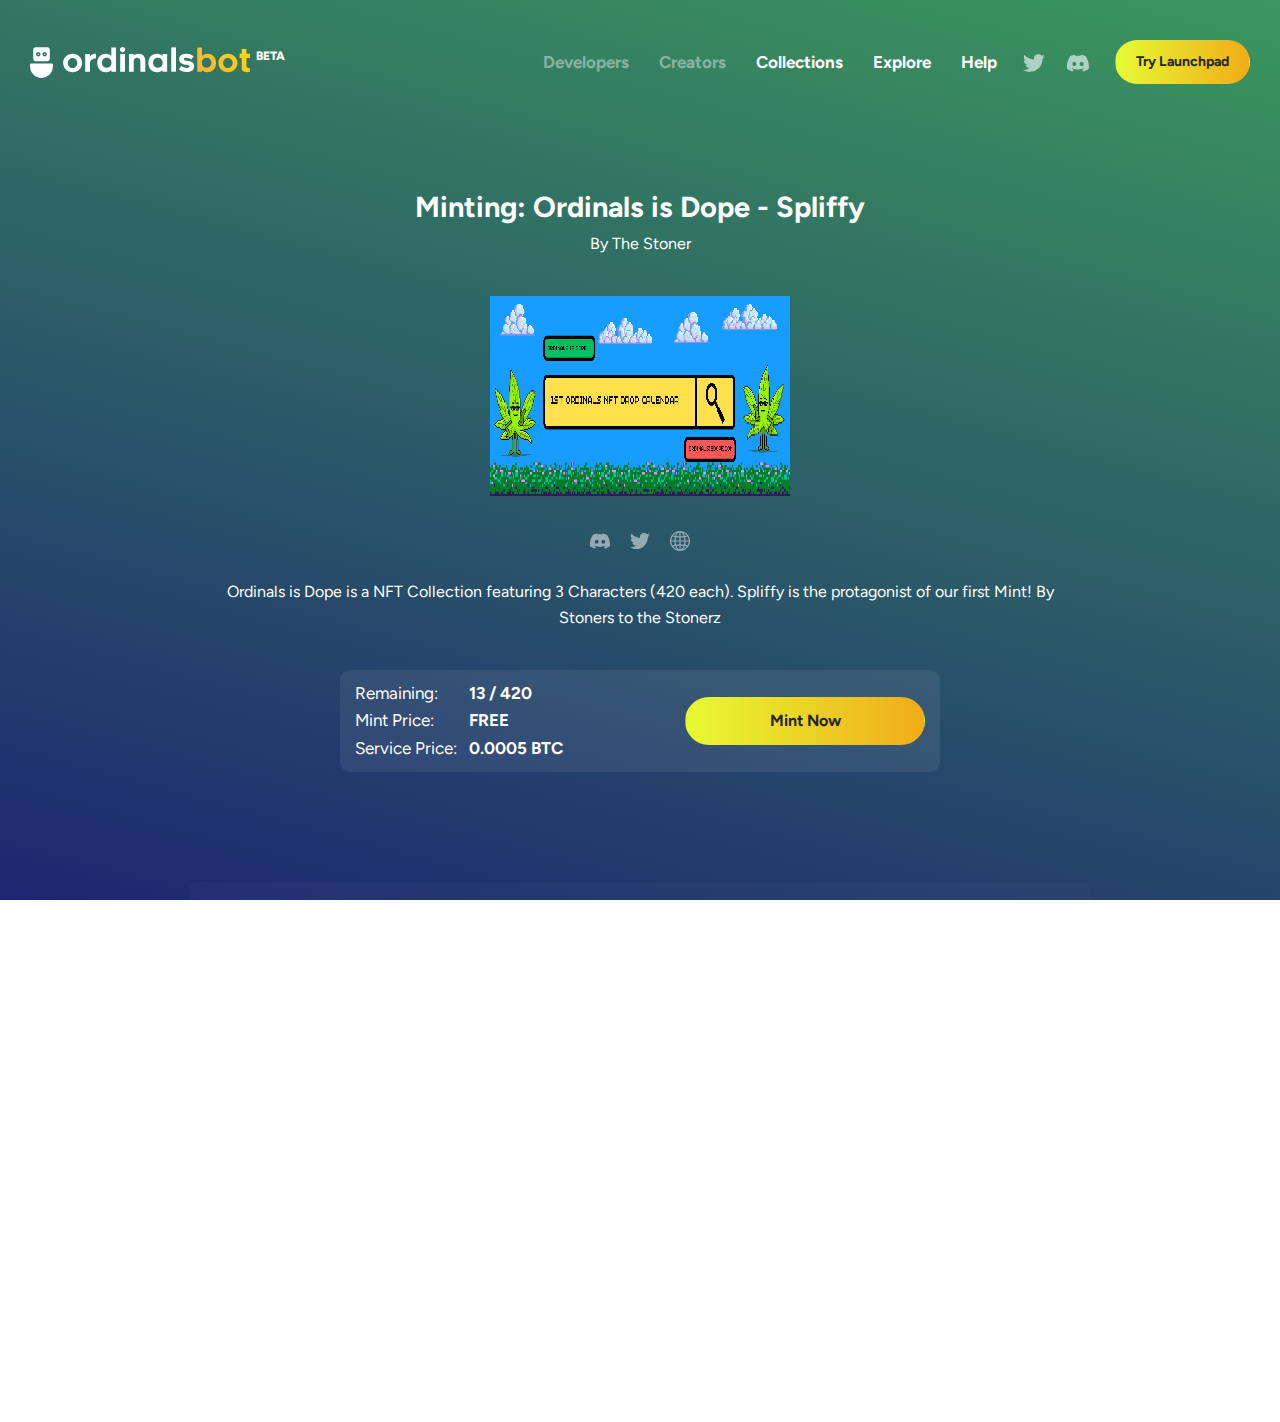
<file: OrdinalsBot.html>
<!DOCTYPE html>
<!-- saved from url=(0038)http://127.0.0.1:5500/OrdinalsBot.html -->
<html><head><meta http-equiv="Content-Type" content="text/html; charset=UTF-8">
  
  <meta name="viewport" content="minimum-scale=1, initial-scale=1, width=device-width, shrink-to-fit=no, viewport-fit=cover">
  <meta name="application-name" content="OrdinalsBot">
  <meta name="apple-mobile-web-app-capable" content="yes">
  <meta name="apple-mobile-web-app-status-bar-style" content="default">
  <meta name="apple-mobile-web-app-title" content="OrdinalsBot">
  <meta name="format-detection" content="telephone=no">
  <meta name="mobile-web-app-capable" content="yes">
  <meta name="theme-color" content="#FFFFFF">
  <link rel="shortcut icon" href="https://ordinalsbot.com/favicon.png">
  <link rel="manifest" href="https://ordinalsbot.com/manifest.json">
  <meta name="description" content="We make it easy to inscribe ordinals. Like, really easy.">
  <meta name="twitter:card" content="summary_large_image">
  <meta name="twitter:creator" content="@OrdinalsBot">
  <meta property="og:description" content="We make it easy to inscribe ordinals. Like, really easy.">
  <meta property="og:url" content="https://ordinalsbot.com">
  <meta property="og:type" content="website">
  <meta property="og:image:alt" content="ordinalsbot.com">
  <meta property="og:image:width" content="1200">
  <meta property="og:image:height" content="630">
  <meta property="og:site_name" content="OrdinalsBot">
  <meta name="robots" content="index,follow">
  <meta property="og:title" content="OrdinalsBot">
  <script async="" src="./OrdinalsBot_files/js"></script>
  <script>
    window.dataLayer = window.dataLayer || [];
    function gtag() { dataLayer.push(arguments); }
    gtag('js', new Date());
    gtag('config', 'G-YD5MFT2LM9');
  </script>
  <title>OrdinalsBot</title>
  <meta property="og:image" name="og-image" content="https://ordinalsbot.s3.us-west-2.amazonaws.com/f9f0bd81-b3c8-4c24-90a5-504230089511_1.png">
  <meta name="next-head-count" content="27">
  <link rel="preload" href="./OrdinalsBot_files/cbae8807f2b4aab0.css" as="style">
  <link rel="stylesheet" href="./OrdinalsBot_files/cbae8807f2b4aab0.css" data-n-g=""><noscript data-n-css=""></noscript>
  <script defer="" nomodule="" src="./OrdinalsBot_files/polyfills-c67a75d1b6f99dc8.js.下载"></script>
  <script src="./OrdinalsBot_files/webpack-3e022a1a1f6040ad.js.下载" defer=""></script>
  <script src="./OrdinalsBot_files/framework-114634acb84f8baa.js.下载" defer=""></script>
  <script src="./OrdinalsBot_files/main-ee0cf4b7f81d7c24.js.下载" defer=""></script>
  <script src="./OrdinalsBot_files/_app-084ef4e932de78f0.js.下载" defer=""></script>
  <script src="./OrdinalsBot_files/243-ba81f84104695c38.js.下载" defer=""></script>
  <script src="./OrdinalsBot_files/426-0097e2325c1f2746.js.下载" defer=""></script>
  <script src="./OrdinalsBot_files/653-7431c5a30e3edbdb.js.下载" defer=""></script>
  <script src="./OrdinalsBot_files/[slug]-a8e62026db7a5072.js.下载" defer=""></script>
  <script src="./OrdinalsBot_files/_buildManifest.js.下载" defer=""></script>
  <script src="./OrdinalsBot_files/_ssgManifest.js.下载" defer=""></script>
  <link as="script" rel="prefetch" href="./OrdinalsBot_files/286-2be77face836ede3.js.下载">
  <link as="script" rel="prefetch" href="./OrdinalsBot_files/721-7eeae855f06a454f.js.下载">
  <link as="script" rel="prefetch" href="./OrdinalsBot_files/index-0515f89a8dfe2c82.js.下载">
  <link as="script" rel="prefetch" href="./OrdinalsBot_files/collections-4c6946637229ce89.js.下载">
  <link as="script" rel="prefetch" href="./OrdinalsBot_files/explorer-8b6ebe90df956b4c.js.下载">
  <link as="script" rel="prefetch" href="./OrdinalsBot_files/faq-f592035c5b170d50.js.下载">
  <link as="script" rel="prefetch" href="./OrdinalsBot_files/230-e8019ab49d5c04ba.js.下载">
  <link as="script" rel="prefetch" href="./OrdinalsBot_files/launchpad-bdc629059860dbac.js.下载">
  <link as="script" rel="prefetch" href="./OrdinalsBot_files/orders-97cda333b0b9d41e.js.下载">
</head>

<body>
  <div id="__next">
    <div id="app">
      <div id="header">
        <div class="header-content"><span class="logo-wrapper"><a href="./OrdinalsBot.html"><img src="./OrdinalsBot_files/logo.17489555.svg" alt="OrdinalsBot" class="logo"></a><span class="logo-tag">beta</span></span><input type="checkbox" name="toggle" id="toggle"><label id="burger" for="toggle"><svg class="icon" version="1.1" xmlns="http://www.w3.org/2000/svg" viewBox="0 0 30 30" xml:space="preserve">
              <path d="M2.4,17.4C1.1,17.4,0,16.3,0,15s1.1-2.4,2.4-2.4h25.3c1.3,0,2.4,1.1,2.4,2.4s-1.1,2.4-2.4,2.4H2.4z" fill="currentColor"></path>
              <path d="M2.4,6.3C1.1,6.3,0,5.3,0,3.9s1.1-2.4,2.4-2.4h25.3c1.3,0,2.4,1.1,2.4,2.4s-1.1,2.4-2.4,2.4H2.4z" fill="currentColor"></path>
              <path d="M2.4,28.4c-1.3,0-2.4-1.1-2.4-2.4s1.1-2.4,2.4-2.4h25.3c1.3,0,2.4,1.1,2.4,2.4s-1.1,2.4-2.4,2.4H2.4z" fill="currentColor"></path>
            </svg></label>
          <ul class="main-nav">
            <li><a class="coming-soon" data-tooltip="Coming Soon" data-flow="up"><span>Developers</span></a></li>
            <li><a class="coming-soon" data-tooltip="Coming Soon" data-flow="up"><span>Creators</span></a></li>
            <li><a href="https://ordinalsbot.com/collections">Collections</a></li>
            <li><a href="https://ordinalsbot.com/explorer">Explore</a></li>
            <li><a href="https://ordinalsbot.com/faq">Help</a></li>
            <li class="icon-link"><a href="https://twitter.com/ordinalsbot" target="_blank"><svg class="icon" version="1.1" xmlns="http://www.w3.org/2000/svg" viewBox="0 0 30 30" xml:space="preserve">
                  <path d="M30,5.7c-1.1,0.5-2.3,0.8-3.5,1c1.3-0.8,2.2-2,2.7-3.4C28,4,26.7,4.5,25.3,4.8c-1.1-1.2-2.7-1.9-4.5-1.9 c-3.4,0-6.1,2.8-6.1,6.2c0,0.5,0,1,0.1,1.4C9.7,10.1,5.1,7.7,2.1,3.9C1.6,4.9,1.2,5.9,1.2,7c0,2.1,1.1,4,2.7,5.1c-1,0-2-0.3-2.8-0.8 c0,0,0,0,0,0.1c0,3,2.1,5.5,4.9,6c-0.5,0.1-1,0.2-1.6,0.2c-0.4,0-0.8,0-1.2-0.1c0.8,2.4,3.1,4.2,5.7,4.3c-2.1,1.6-4.7,2.6-7.6,2.6 c-0.5,0-1,0-1.5-0.1c2.7,1.8,6,2.8,9.4,2.8c11.3,0,17.5-9.4,17.5-17.5c0-0.3,0-0.5,0-0.8C28.1,8,29.2,6.9,30,5.7z" fill="currentColor"></path>
                </svg></a></li>
            <li class="icon-link"><a href="https://discord.com/invite/7Wm9Jg8MkW" target="_blank"><svg class="icon" version="1.1" xmlns="http://www.w3.org/2000/svg" viewBox="0 0 30 30" xml:space="preserve">
                  <path d="M25.4,5.5c-1.9-0.9-4-1.5-6.1-1.9c0,0-0.1,0-0.1,0c-0.3,0.5-0.6,1.1-0.8,1.6c-2.3-0.3-4.6-0.3-6.9,0 c-0.2-0.5-0.5-1.1-0.8-1.6c0,0-0.1-0.1-0.1,0c-2.1,0.4-4.2,1-6.1,1.9c0,0,0,0,0,0c-3.9,5.8-5,11.5-4.4,17.1c0,0,0,0.1,0,0.1 c2.6,1.9,5.1,3,7.5,3.8c0,0,0.1,0,0.1,0c0.6-0.8,1.1-1.6,1.5-2.5c0-0.1,0-0.1-0.1-0.1c-0.8-0.3-1.6-0.7-2.3-1.1 c-0.1,0-0.1-0.1,0-0.2c0.2-0.1,0.3-0.2,0.5-0.4c0,0,0.1,0,0.1,0c4.9,2.2,10.2,2.2,15.1,0c0,0,0.1,0,0.1,0c0.2,0.1,0.3,0.2,0.5,0.4 c0.1,0,0.1,0.1,0,0.2c-0.7,0.4-1.5,0.8-2.3,1.1c-0.1,0-0.1,0.1-0.1,0.1c0.5,0.9,1,1.7,1.5,2.5c0,0,0.1,0,0.1,0 c2.5-0.8,4.9-1.9,7.5-3.8c0,0,0,0,0-0.1C30.5,16.1,28.8,10.5,25.4,5.5C25.4,5.5,25.4,5.5,25.4,5.5z M10,19.2c-1.5,0-2.7-1.4-2.7-3 c0-1.7,1.2-3,2.7-3c1.5,0,2.7,1.4,2.7,3C12.7,17.8,11.5,19.2,10,19.2z M20,19.2c-1.5,0-2.7-1.4-2.7-3c0-1.7,1.2-3,2.7-3 c1.5,0,2.7,1.4,2.7,3C22.7,17.8,21.5,19.2,20,19.2z" fill="currentColor"></path>
                </svg></a></li>
          </ul><a class="button action small" href="https://ordinalsbot.com/launchpad">Try Launchpad</a>
        </div>
      </div>
      <div class="container">
        <div class="page">
          <div class="mint-page">
            <div class="page-header">
              <h1>Minting: Ordinals is Dope - Spliffy</h1><span class="creator">By The Stoner</span><a href="https://ordinalsisdope.com/" target="_blanks" class="website">https://ordinalsisdope.com/</a>
            </div>
            <div class="collection-preview"><img src="./OrdinalsBot_files/08678ed6-ca8b-4af0-89f9-5e270016ade4_ORDINALS IS DOPE.png" alt="Ordinals is Dope - Spliffy">
              <div class="social-icons"><a href="https://discord.gg/RHGb2BszfN" target="_blank" rel="noreferrer"><svg class="icon" version="1.1" xmlns="http://www.w3.org/2000/svg" viewBox="0 0 30 30" xml:space="preserve">
                    <path d="M25.4,5.5c-1.9-0.9-4-1.5-6.1-1.9c0,0-0.1,0-0.1,0c-0.3,0.5-0.6,1.1-0.8,1.6c-2.3-0.3-4.6-0.3-6.9,0 c-0.2-0.5-0.5-1.1-0.8-1.6c0,0-0.1-0.1-0.1,0c-2.1,0.4-4.2,1-6.1,1.9c0,0,0,0,0,0c-3.9,5.8-5,11.5-4.4,17.1c0,0,0,0.1,0,0.1 c2.6,1.9,5.1,3,7.5,3.8c0,0,0.1,0,0.1,0c0.6-0.8,1.1-1.6,1.5-2.5c0-0.1,0-0.1-0.1-0.1c-0.8-0.3-1.6-0.7-2.3-1.1 c-0.1,0-0.1-0.1,0-0.2c0.2-0.1,0.3-0.2,0.5-0.4c0,0,0.1,0,0.1,0c4.9,2.2,10.2,2.2,15.1,0c0,0,0.1,0,0.1,0c0.2,0.1,0.3,0.2,0.5,0.4 c0.1,0,0.1,0.1,0,0.2c-0.7,0.4-1.5,0.8-2.3,1.1c-0.1,0-0.1,0.1-0.1,0.1c0.5,0.9,1,1.7,1.5,2.5c0,0,0.1,0,0.1,0 c2.5-0.8,4.9-1.9,7.5-3.8c0,0,0,0,0-0.1C30.5,16.1,28.8,10.5,25.4,5.5C25.4,5.5,25.4,5.5,25.4,5.5z M10,19.2c-1.5,0-2.7-1.4-2.7-3 c0-1.7,1.2-3,2.7-3c1.5,0,2.7,1.4,2.7,3C12.7,17.8,11.5,19.2,10,19.2z M20,19.2c-1.5,0-2.7-1.4-2.7-3c0-1.7,1.2-3,2.7-3 c1.5,0,2.7,1.4,2.7,3C22.7,17.8,21.5,19.2,20,19.2z" fill="currentColor"></path>
                  </svg></a><a href="https://twitter.com/ordinalsisdope" target="_blank" rel="noreferrer"><svg class="icon" version="1.1" xmlns="http://www.w3.org/2000/svg" viewBox="0 0 30 30" xml:space="preserve">
                    <path d="M30,5.7c-1.1,0.5-2.3,0.8-3.5,1c1.3-0.8,2.2-2,2.7-3.4C28,4,26.7,4.5,25.3,4.8c-1.1-1.2-2.7-1.9-4.5-1.9 c-3.4,0-6.1,2.8-6.1,6.2c0,0.5,0,1,0.1,1.4C9.7,10.1,5.1,7.7,2.1,3.9C1.6,4.9,1.2,5.9,1.2,7c0,2.1,1.1,4,2.7,5.1c-1,0-2-0.3-2.8-0.8 c0,0,0,0,0,0.1c0,3,2.1,5.5,4.9,6c-0.5,0.1-1,0.2-1.6,0.2c-0.4,0-0.8,0-1.2-0.1c0.8,2.4,3.1,4.2,5.7,4.3c-2.1,1.6-4.7,2.6-7.6,2.6 c-0.5,0-1,0-1.5-0.1c2.7,1.8,6,2.8,9.4,2.8c11.3,0,17.5-9.4,17.5-17.5c0-0.3,0-0.5,0-0.8C28.1,8,29.2,6.9,30,5.7z" fill="currentColor"></path>
                  </svg></a><a href="https://ordinalsisdope.com/" target="_blank" rel="noreferrer"><svg class="icon" version="1.1" xmlns="http://www.w3.org/2000/svg" viewBox="0 0 30 30" xml:space="preserve">
                    <path d="M25.6,4.4C22.8,1.6,19,0,15,0S7.2,1.6,4.4,4.4C1.6,7.2,0,11,0,15s1.6,7.8,4.4,10.6C7.2,28.4,11,30,15,30 c4,0,7.8-1.6,10.6-4.4C28.4,22.8,30,19,30,15S28.4,7.2,25.6,4.4z M5.6,5.6c1.3-1.3,2.9-2.3,4.6-3C9.7,3.2,9.3,3.9,8.9,4.6 C8.5,5.4,8.1,6.4,7.8,7.3C6.7,7.2,5.6,6.9,4.7,6.7C5,6.3,5.3,6,5.6,5.6z M3.6,8.2C4.7,8.5,6,8.8,7.3,9c-0.4,1.6-0.6,3.3-0.6,5.1H1.8 C1.9,12,2.6,10,3.6,8.2z M3.6,21.7c-1-1.8-1.6-3.7-1.8-5.8h4.9c0.1,1.7,0.3,3.4,0.6,4.9C5.9,21,4.7,21.3,3.6,21.7z M5.6,24.4 c-0.4-0.4-0.7-0.8-1-1.2c1-0.3,2-0.5,3.2-0.7c0.3,1,0.7,1.9,1.2,2.8c0.4,0.8,0.9,1.5,1.4,2.1C8.6,26.7,7,25.7,5.6,24.4z M14.1,28 c-1.3-0.4-2.6-1.6-3.6-3.5c-0.4-0.7-0.7-1.4-0.9-2.2c1.4-0.2,3-0.3,4.6-0.3V28z M14.1,20.2c-1.8,0-3.5,0.1-5.1,0.3 c-0.4-1.5-0.6-3-0.6-4.7h5.7L14.1,20.2L14.1,20.2z M14.1,14.1H8.4c0.1-1.7,0.3-3.3,0.6-4.8c1.6,0.2,3.3,0.3,5.1,0.4V14.1z M14.1,7.9 c-1.6,0-3.1-0.1-4.6-0.3c0.3-0.8,0.6-1.5,0.9-2.2c1-1.9,2.3-3.2,3.6-3.5V7.9L14.1,7.9z M26.4,8.3c1,1.8,1.7,3.8,1.8,5.8h-4.9 c-0.1-1.7-0.3-3.4-0.6-5C24.1,8.9,25.3,8.6,26.4,8.3z M24.4,5.6c0.4,0.4,0.7,0.7,1,1.1c-0.9,0.3-2,0.5-3.1,0.7c-0.3-1-0.7-2-1.2-2.8 c-0.4-0.7-0.8-1.4-1.3-1.9C21.5,3.3,23,4.3,24.4,5.6z M15.9,15.9h5.7c-0.1,1.7-0.3,3.3-0.6,4.7c-1.6-0.2-3.3-0.3-5.1-0.4V15.9z M15.9,14.1V9.7c1.8,0,3.5-0.1,5.1-0.3c0.4,1.5,0.6,3.1,0.6,4.8L15.9,14.1L15.9,14.1z M15.9,1.9L15.9,1.9c1.3,0.4,2.6,1.6,3.6,3.5 c0.4,0.7,0.7,1.4,1,2.2c-1.5,0.2-3,0.3-4.6,0.3V1.9z M15.9,28v-6c1.6,0,3.1,0.1,4.6,0.3c-0.3,0.8-0.6,1.5-0.9,2.2 C18.5,26.4,17.2,27.6,15.9,28z M24.4,24.4c-1.4,1.4-2.9,2.4-4.7,3c0.5-0.6,1-1.3,1.4-2.1c0.4-0.8,0.8-1.8,1.2-2.7 c1.1,0.2,2.2,0.4,3.1,0.7C25,23.6,24.7,24,24.4,24.4z M26.4,21.7c-1.1-0.4-2.3-0.6-3.7-0.9c0.4-1.6,0.6-3.2,0.6-5h4.9 C28.1,18,27.5,20,26.4,21.7z" fill="currentColor"></path>
                  </svg></a></div>
              <p>Ordinals is Dope is a NFT Collection featuring 3 Characters (420 each).
                Spliffy is the protagonist of our first Mint!
                By Stoners to the Stonerz </p>
            </div>
            <div class="mint-form">
              <div class="box">
                <p class="detail"><span class="value">Remaining:</span> 13 / 420</p>
                <p class="detail"><span class="value">Mint Price:</span> FREE </p>
                <p class="detail"><span class="value">Service Price:</span> 0.0005 BTC </p>
              </div>
              <form class="box"><button type="submit" class="button action"><span>Mint Now</span></button></form>
            </div><a class="powered-by" target="_blank" href="https://ordinalsbot.com/">
              <p>Powered by</p><img src="./OrdinalsBot_files/logo-dark.b9b65daf.svg" alt="OrdinalsBot" class="logo">
            </a><a class="button orders-button featured" href="https://ordinalsbot.com/orders">Check Orders</a>
            <div class="how-works">
              <h3>How does this work?</h3>
              <p>Choose the amount you would like to mint and click "Mint Now". We will inscribe them and send you the
                next available NFT IDs. Items are inscribed on payment receipt. Note: Lightning payment will be
                processed instantly.</p>
              <p>You can check previous orders below:</p><a class="button orders-button" href="https://ordinalsbot.com/orders">Check Orders</a>
              <p style="margin-top: 40px;">Note: We do not guarantee any inscription numbers or NFT ids. It's first come
                first serve. If an order is placed and mint ends before payment is settled, we will provide refunds.</p>
            </div>
          </div>
        </div>
      </div>
      <div id="footer"><span>v.<!-- -->0.0.3<!-- --> beta</span><span class="sep">|</span><span>OrdinalsBot ©
          <!-- -->2023</span><span class="sep">|</span><a href="https://ordinalsbot.com/faq">Help</a></div>
    </div>
  </div>
  <script id="__NEXT_DATA__" type="application/json">"props":{"pageProps":{},"page":"/mint/[slug]","query":{},"buildId":"LrdVrLJZEGOXN6U6LB2LV","runtimeConfig":{"version":"0.0.3"},"nextExport":true,"autoExport":true,"isFallback":false,"scriptLoader":[]}</script>
  <next-route-announcer>
    <p aria-live="assertive" id="__next-route-announcer__" role="alert" style="border: 0px; clip: rect(0px, 0px, 0px, 0px); height: 1px; margin: -1px; overflow: hidden; padding: 0px; position: absolute; width: 1px; white-space: nowrap; overflow-wrap: normal;">
      OrdinalsBot</p>
  </next-route-announcer>
  <script src="./OrdinalsBot_files/286-2be77face836ede3.js.下载"></script>
  <script src="./OrdinalsBot_files/721-7eeae855f06a454f.js.下载"></script>
  <script src="./OrdinalsBot_files/index-0515f89a8dfe2c82.js.下载"></script>
  <script src="./OrdinalsBot_files/collections-4c6946637229ce89.js.下载"></script>
  <script src="./OrdinalsBot_files/explorer-8b6ebe90df956b4c.js.下载"></script>
  <script src="./OrdinalsBot_files/faq-f592035c5b170d50.js.下载"></script>
  <script src="./OrdinalsBot_files/230-e8019ab49d5c04ba.js.下载"></script>
  <script src="./OrdinalsBot_files/launchpad-bdc629059860dbac.js.下载"></script>
  <script src="./OrdinalsBot_files/orders-97cda333b0b9d41e.js.下载"></script>
<!-- Code injected by live-server -->
<script>
	// <![CDATA[  <-- For SVG support
	if ('WebSocket' in window) {
		(function () {
			function refreshCSS() {
				var sheets = [].slice.call(document.getElementsByTagName("link"));
				var head = document.getElementsByTagName("head")[0];
				for (var i = 0; i < sheets.length; ++i) {
					var elem = sheets[i];
					var parent = elem.parentElement || head;
					parent.removeChild(elem);
					var rel = elem.rel;
					if (elem.href && typeof rel != "string" || rel.length == 0 || rel.toLowerCase() == "stylesheet") {
						var url = elem.href.replace(/(&|\?)_cacheOverride=\d+/, '');
						elem.href = url + (url.indexOf('?') >= 0 ? '&' : '?') + '_cacheOverride=' + (new Date().valueOf());
					}
					parent.appendChild(elem);
				}
			}
			var protocol = window.location.protocol === 'http:' ? 'ws://' : 'wss://';
			var address = protocol + window.location.host + window.location.pathname + '/ws';
			var socket = new WebSocket(address);
			socket.onmessage = function (msg) {
				if (msg.data == 'reload') window.location.reload();
				else if (msg.data == 'refreshcss') refreshCSS();
			};
			if (sessionStorage && !sessionStorage.getItem('IsThisFirstTime_Log_From_LiveServer')) {
				console.log('Live reload enabled.');
				sessionStorage.setItem('IsThisFirstTime_Log_From_LiveServer', true);
			}
		})();
	}
	else {
		console.error('Upgrade your browser. This Browser is NOT supported WebSocket for Live-Reloading.');
	}
	// ]]>
</script>


</body></html>
</file>
<file: OrdinalsBot_files/cbae8807f2b4aab0.css>
@import"https://fonts.googleapis.com/css2?family=Figtree:ital,wght@0,300;0,700;1,400&display=swap";body{min-height:100vh;-webkit-font-smoothing:antialiased;text-rendering:optimizeLegibility;-moz-osx-font-smoothing:grayscale;touch-action:manipulation}*,:after,:before{box-sizing:border-box}input[type=number]::-webkit-inner-spin-button,input[type=number]::-webkit-outer-spin-button{opacity:1}blockquote,body,dd,dl,figure,h1,h2,h3,h4,html,li,p,ul{margin:0}img{vertical-align:middle}svg{overflow:hidden}html:focus-within{scroll-behavior:smooth}button,input,select,textarea{font:inherit;border:none;outline:none}#__next,body,html{margin:0;height:100%}body{line-height:1.6;color:#fff;overscroll-behavior:none;background:linear-gradient(15deg,#1d2671,#3b975d) fixed!important;font-size:16px;font-family:Figtree,sans-serif}a:link{text-decoration:none}a:link:hover{text-decoration:underline}p{margin:1em 0}h1,h2,h3,h4{-webkit-font-smoothing:antialiased}h1 a:link,h2 a:link,h3 a:link,h4 a:link{text-decoration:none}h1{font-size:22px}h2{font-size:20px}h3{font-size:18px}h4{font-size:17px}.spinner{display:inline-block;position:relative;width:30px;height:30px}.spinner.tiny{width:18px;height:18px}.spinner.tiny span{border-width:2px}.spinner.large{width:45px;height:45px}.spinner.huge{width:65px;height:65px}.spinner span{box-sizing:border-box;display:block;position:absolute;width:100%;height:100%;border-radius:50%;animation:spinner 1.2s cubic-bezier(.5,0,.5,1) infinite;border:3px solid transparent;border-top-color:#9c9c9c}.spinner span:first-child{animation-delay:-.45s}.spinner span:nth-child(2){animation-delay:-.3s}.spinner span:nth-child(3){animation-delay:-.15s}@keyframes spinner{0%{transform:rotate(0deg)}to{transform:rotate(1turn)}}.tag{background:#83b741;cursor:default;padding:2px 6px 3px;font-size:11px;border-radius:5px;font-weight:600;position:relative;top:1px;left:10px;color:#fff}.dropzone{border:1px dashed #40e0d0;min-height:170px;background:hsla(0,0%,100%,.03);display:flex;align-items:center;justify-content:center;padding:20px;cursor:pointer;text-align:center}.dropzone:hover{background:hsla(0,0%,100%,.06)}.dropzone .drop-info{display:flex;align-items:center;justify-content:center}.dropzone .drop-info .file-types{font-size:13px;opacity:.5}.dropzone .drop-info svg{width:100px;height:100px;opacity:.2}.dropzone .file-list{overflow-y:auto;width:100%;max-height:200px}.dropzone .file-list .total-size{border-top:1px solid hsla(0,0%,100%,.17);padding-top:20px;margin-top:20px;font-weight:700;font-size:14px}.dropzone .file-list .file-upload-item{background:hsla(0,0%,100%,.05);padding:10px;margin:15px 0}.dropzone .file-list .file-upload-item:first-child{margin-top:0}.dropzone .file-list .file-upload-item:last-child{margin-bottom:0}.dropzone .file-list .file-upload-item p{margin:0}.dropzone .file-list .file-info{font-size:14px}.dropzone .file-list .old-file{text-decoration:line-through;display:inline-block;margin-right:3px;opacity:.7}#past-orders ul{padding:0;margin:0 auto;max-width:900px;list-style:none}#past-orders h4{font-weight:700;font-size:18px;margin:20px 0 3%}#past-orders li{display:flex;justify-content:space-between;font-weight:700;background:hsla(0,0%,86%,.15);margin:10px 0;padding:15px;border-radius:6px;cursor:pointer}#past-orders li:hover{background:hsla(0,0%,86%,.3)}.get-order{background:hsla(0,0%,100%,.1);padding:30px;margin:30px 0;text-align:center;display:flex;flex-direction:column}.get-order .form{display:flex;width:100%;margin-bottom:20px;align-items:center;justify-content:center;max-width:900px}.get-order .form input{width:100%}.get-order .form .button{margin:0 0 0 20px}.get-order h2{font-size:22px;font-weight:800;margin-bottom:40px}.get-order .message-box{margin-top:30px;max-width:unset;padding:20px}.button,a:link.button{display:inline-flex;align-items:center;justify-content:center;position:relative;padding:10px 30px;min-width:90px;white-space:nowrap;-webkit-user-select:none;-moz-user-select:none;user-select:none;background:none;border-radius:90px;border:1px solid #637e9b;background:#637e9b;-webkit-appearance:none;-moz-appearance:none;appearance:none;color:#fff;font-weight:700;min-height:39px;font-size:16px}.button .spinner,a:link.button .spinner{width:26px;height:26px}.button:not(:disabled):hover,a:link.button:not(:disabled):hover{background:#6c86a1;border-color:#6c86a1;cursor:pointer}.button:disabled,a:link.button:disabled{opacity:.8;filter:grayscale(1);color:#484848!important}.button:link,a:link.button:link{text-decoration:none}.button:not(:disabled):active,a:link.button:not(:disabled):active{transform:translate(1px,1px)}.button.primary,a:link.button.primary{background:linear-gradient(45deg,#1fa68d,#81821a);border-color:transparent;color:#fff}.button.primary:not(:disabled):hover,a:link.button.primary:not(:disabled):hover{background:linear-gradient(45deg,#23bb9f,#96971e);border-color:transparent}.button.border-white,a:link.button.border-white{background:none;border-color:#fff;color:#fff}.button.border-white:hover,a:link.button.border-white:hover{background:hsla(0,0%,100%,.14)}.button.small,a:link.button.small{padding:10px 20px;font-size:14px}.button.action,a:link.button.action{background:linear-gradient(90deg,#e7fa33,#f0ac19);border-color:transparent;color:#262626}.button.action:not(:disabled):hover,a:link.button.action:not(:disabled):hover{background:linear-gradient(90deg,#edfb65,#f3bd49);border-color:transparent}input[type=email],input[type=number],input[type=text],input[type=url],select,textarea{background:#fff!important;color:#000!important;width:100%;border-radius:5px;padding:8px}input[type=email]:disabled,input[type=number]:disabled,input[type=text]:disabled,input[type=url]:disabled,select:disabled,textarea:disabled{background:#355058!important;color:#939494!important}input[type=email]:focus,input[type=number]:focus,input[type=text]:focus,input[type=url]:focus,select:focus,textarea:focus{outline:1px solid #fbcb22;outline-offset:2px}select{margin-top:10px}textarea{max-width:unset;height:100px}.input-with-label{position:relative}.input-with-label .label{position:absolute;top:8px;right:30px;color:#000;opacity:.7}.link-preview{background:#fff;padding:10px 12px;color:#000!important;width:100%;font-weight:700;border-radius:8px;justify-content:center;display:flex;text-decoration:none!important}.link-preview:hover{background:#dcdcdc}.copy-input{display:flex}.copy-input input{font-weight:700;border-top-right-radius:0;border-bottom-right-radius:0}.copy-input button{background:#306181;color:#fff;font-weight:700;display:inline-block;min-width:100px;cursor:pointer;border-top-right-radius:6px;border-bottom-right-radius:6px}.copy-input button:active{background:#1689d3}.checkbox{position:relative;width:20px;height:20px;margin:0;display:inline-block;-webkit-user-select:none;-moz-user-select:none;user-select:none;-webkit-appearance:none;-moz-appearance:none;appearance:none;outline:0;cursor:pointer}.checkbox:disabled{opacity:.2;cursor:not-allowed}.checkbox:after{content:"";position:absolute;display:block;z-index:1;width:20px;height:20px;border:1px solid #dedede;border-radius:2px}.checkbox[type=checkbox]:before{background-image:url("[data-uri]");background-repeat:no-repeat;background-size:14px;background-color:#fbd416;background-position:50%;position:absolute;border-radius:2px;z-index:2;opacity:0;width:100%;height:100%}.checkbox[type=checkbox]:checked:before{content:"";position:absolute;top:0;opacity:1;left:0}.checkbox-label{display:flex;align-items:center;padding:10px;background-color:hsla(0,0%,100%,.06);border-radius:6px;font-weight:700;font-size:15px;cursor:pointer}.checkbox-label:not(.disabled):hover{background-color:hsla(0,0%,100%,.1)}.checkbox-label .checkbox{margin:0 10px 0 2px}.checkbox-label.disabled{opacity:.9;cursor:not-allowed}.tabs .tab-buttons{display:flex}.tabs .tab-buttons .tab-button{padding:15px 10px;background:#1b1f25;font-weight:700;cursor:pointer;position:relative;text-align:center;min-width:150px}.tabs .tab-buttons .tab-button .tag{transform:translate(10px,5px);left:auto;position:absolute}.tabs .tab,.tabs .tab-buttons .tab-button.active{background:#252930}.tabs .tab{padding:30px}#collections{padding:0 30px 10px}#collections .collections-grid{max-width:1200px;margin:0 auto;display:grid;grid-template-columns:repeat(auto-fit,minmax(250px,1fr));grid-gap:40px;position:relative}#collections .collections-grid .collection-item{position:relative;box-sizing:border-box;border-radius:16px}#collections .collections-grid .collection-item:hover{outline:2px solid #fbcb22;outline-offset:5px;text-decoration:none}#collections .collections-grid .collection-item .content{height:280px;width:100%;display:flex;align-items:center;flex-direction:column;justify-content:flex-start;overflow:hidden}#collections .collections-grid .collection-item .content.create{display:flex;border-radius:16px;align-items:center;font-weight:800;font-size:18px;justify-content:center;background:hsla(0,0%,100%,.07)}#collections .collections-grid .collection-item .content.create:hover{background:hsla(0,0%,100%,.1)}#collections .collections-grid .collection-item .content .image{overflow:hidden;position:relative;width:100%;height:200px;border-top-right-radius:16px;border-top-left-radius:16px;background:hsla(0,0%,100%,.02)}#collections .collections-grid .collection-item .content .image img{position:absolute;image-rendering:pixelated;top:0;left:0;width:100%;height:auto;border-top-right-radius:16px;border-top-left-radius:16px}#collections .collections-grid .collection-item .content .mint-now-label{position:absolute;top:10px;right:10px;z-index:99;background:#abff00;padding:2px 7px 1px;color:#060405;font-size:13px;font-weight:700;border-radius:6px}#collections .collections-grid .collection-item .content .mint-now-label.red{background:#bc3434;color:#fff}#collections .collections-grid .collection-item .content .footer{margin-top:auto;background:hsla(0,0%,100%,.07);width:100%;padding:12px;border-bottom-right-radius:16px;border-bottom-left-radius:16px;position:relative;z-index:10}#collections .collections-grid .collection-item .content .footer .footer-flex{display:flex;justify-content:space-between}#collections .collections-grid .collection-item .content .footer h2{font-size:18px;margin:3px 0 10px}#collections .collections-grid .collection-item .content .footer .footer-info{font-size:14px;line-height:1.3em;display:flex;flex-direction:column;font-weight:700;opacity:.5}#collections .collections-grid .collection-item .content .footer .footer-info .locked-msg{color:#fff;background:#bc3434;padding:7px 10px;border-radius:6px;top:12px;position:relative}#collections .collections-grid .collection-item .content .footer .footer-info:last-child{text-align:right}#collections .collections-grid .collection-item .content .footer .footer-info .label{font-weight:400;margin-bottom:5px}#collections .collections-grid .collection-item .content .footer .footer-info.minting-now{opacity:1}.mint-page{padding:0 30px}.mint-page .page-header{margin-bottom:40px}.mint-page .mint-form{display:flex;margin:40px auto;border-radius:10px;justify-content:space-between;background:hsla(0,0%,100%,.07);max-width:600px}.mint-page .mint-form .check-address{position:relative}.mint-page .mint-form .check-address .error{position:absolute;background:#333;padding:10px 20px;font-weight:700;font-size:15px;top:-65px;left:-2 0;border-radius:10px;white-space:nowrap}.mint-page .mint-form .check-address .error:after{top:100%;left:calc(50% - 10px);content:"";height:0;width:0;position:absolute;pointer-events:none;border:10px solid transparent;border-top-color:#333}.mint-page .mint-form .box{font-size:17px;display:flex;flex-direction:column;justify-content:center;text-align:left;border-radius:6px;padding:10px 15px;max-width:300px}.mint-page .mint-form .box:first-child{margin-right:20px}.mint-page .mint-form .box .detail{margin:0;font-weight:700}.mint-page .mint-form .box .detail .value{display:inline-block;font-weight:400;min-width:110px}.mint-page .mint-form .box.sold-out{background:#bf374d;min-width:250px;display:flex;align-items:center;justify-content:center;max-width:unset}.mint-page .mint-form .box.sold-out h4{font-size:25px!important}.mint-page .mint-form .button{width:240px}.mint-page .how-works{text-align:center;background:hsla(0,0%,100%,.02);padding:20px 30px 30px;border-radius:6px;max-width:900px;margin:9% auto 0}.mint-page .how-works h3{margin-bottom:15px}.mint-page .collection-preview{display:flex;flex-direction:column;align-items:center;justify-content:center}.mint-page .collection-preview .social-icons svg{margin:5px 10px 20px}.mint-page .collection-preview img{max-width:300px;margin-bottom:30px;min-width:200px;min-height:200px;image-rendering:pixelated}.mint-page .collection-preview p{max-width:850px;margin:0 auto;text-align:center}@media only screen and (max-width:839px){.mint-page .mint-form{flex-direction:column}.mint-page .mint-form .box{width:100%;max-width:unset}.mint-page .mint-form .box:first-of-type{margin-bottom:20px;text-align:center}}@media only screen and (max-width:488px){.mint-page .mint-form .box.mint-controls{flex-direction:column}.mint-page .mint-form .box.mint-controls input[type=number],.mint-page .mint-form .box.mint-controls input[type=text]{width:100%;max-width:unset}.mint-page .mint-form .box.mint-controls input[type=number]:first-of-type,.mint-page .mint-form .box.mint-controls input[type=text]:first-of-type{margin:15px 0}.mint-page .mint-form .box.mint-controls .button{margin:25px 0 15px}.mint-page .mint-form .box.mint-controls .controls .control-button{width:50px;height:50px;font-size:35px;margin:10px}}.inscription{display:flex;align-items:flex-start;height:100%}.inscription .mobile-header{display:none}.inscription .media-wrapper{min-height:300px;height:100%;min-width:50%;display:flex;align-items:flex-start;justify-content:center;background:hsla(0,0%,100%,.06);padding:30px}.inscription .media-wrapper .html-viewer{width:100%}.inscription .media-wrapper .html-viewer .checkbox-label{margin-bottom:30px}.inscription .media-wrapper .html-viewer iframe{width:100%;aspect-ratio:1/1;border:none}.inscription .media-wrapper .loader{height:100%;display:flex;align-items:center;justify-content:center}.inscription .media-wrapper audio,.inscription .media-wrapper img,.inscription .media-wrapper video{width:100%;height:auto;border:1px solid hsla(0,0%,100%,.13)}.inscription.audio .media-wrapper{align-items:center}.inscription.audio .media-wrapper audio{margin:20px;border:none;min-height:54px}.inscription .details-wrapper{position:-webkit-sticky;position:sticky;padding-top:20px;top:0}.inscription .details{min-width:50%;padding:0 20px 30px;background:hsla(0,0%,100%,.09);height:100%}.inscription .details .details-header{display:flex;align-items:center;justify-content:flex-start}.inscription .details .details-header h1{font-size:32px;font-weight:700;margin-bottom:25px;margin-right:auto}.inscription .details .details-header .toggle{background:hsla(0,0%,100%,.16);padding:6px 10px;font-weight:700;cursor:pointer;font-size:15px;border-radius:8px;display:none}.inscription .details .details-header .toggle:hover{background:hsla(0,0%,100%,.2)}.inscription .details .detail-item{padding:10px 0;display:flex;flex-direction:column;font-weight:700;word-break:break-word}.inscription .details .detail-item .label{font-weight:400;opacity:.8;font-size:14px}.inscription .details .detail-row{display:flex;justify-content:space-between}.inscription .details .detail-row .detail-item{border-radius:6px;background:hsla(0,0%,100%,.04);width:33.3%;margin:10px;padding:10px 15px}.inscription .details .detail-row .detail-item:first-child{margin-left:0}.inscription .details .detail-row .detail-item:last-child{margin-right:0}.inscription .details .detail-box{border-radius:6px;background:hsla(0,0%,100%,.04);padding:15px;margin-bottom:10px}.inscription .details .detail-box .detail-item{padding-top:0}.inscription .details .detail-box .detail-item:last-child{padding-bottom:0}@media only screen and (max-width:1172px){.inscription .details .detail-row{flex-direction:column}.inscription .details .detail-row .detail-item{width:100%;margin-left:0}}@media only screen and (max-width:828px){.inscription{display:block;height:auto}.inscription .media-wrapper{padding:0}.inscription .media-wrapper audio,.inscription .media-wrapper img,.inscription .media-wrapper video{border:none}.inscription .media-wrapper .html-viewer .checkbox-label{margin:20px}.inscription .mobile-header{background:hsla(0,0%,100%,.15);width:100%;display:flex;align-items:center;justify-content:flex-start;padding:30px 30px 35px}.inscription .mobile-header h1{font-size:28px;width:100%}.inscription .media-wrapper{min-width:unset;width:100%}.inscription .details-wrapper{position:relative;padding-top:30px}.inscription .details{width:100%;margin-bottom:0;padding:5px 30px 30px}.inscription .details .details-header h1{font-size:32px;display:none}.inscription .details .details-header .toggle{display:block}}@media only screen and (max-width:520px){.inscription .mobile-header h1{text-align:center}}#burger{position:absolute;top:20px;right:20px;cursor:pointer;width:50px;height:50px;align-items:center;justify-content:center;opacity:.8;display:none}#burger svg{width:25px;height:25px;vertical-align:middle}#toggle{visibility:hidden;position:absolute}#header{width:100%}#header .header-content{display:flex;align-items:center;padding:40px 30px;max-width:1500px;margin:0 auto}#header .main-nav{margin-left:auto;font-weight:700;font-size:17px;list-style:none}#header .main-nav,#header .main-nav li{display:flex;align-items:center;justify-content:center}#header .main-nav li a{margin:0 15px}#header .main-nav li a.coming-soon{cursor:default}#header .main-nav li a.coming-soon span{opacity:.4}#header .main-nav li.icon-link{margin:0 7px;opacity:.6;display:flex;align-items:center;justify-content:center;width:30px;height:30px}#header .main-nav li.icon-link:hover{opacity:1}#header .main-nav li.icon-link svg{width:22px;height:22px;vertical-align:middle}#header .button{margin-left:15px}#header .logo-wrapper{position:relative}#header .logo-wrapper .logo{width:220px}#header .logo-wrapper .logo-tag{position:absolute;top:0;right:-35px;font-size:12px;text-transform:uppercase;font-weight:800}@media only screen and (max-width:1086px){#header .logo-wrapper{margin-right:auto}#header .header-content{flex-wrap:wrap;padding:30px 30px 0;background:rgba(0,0,0,.07)}#header .main-nav{order:3;position:relative;margin-top:30px;width:100%;padding:15px;left:0;z-index:2}#header .main-nav:before{content:"";position:absolute;top:0;background:hsla(0,0%,100%,.11);left:-30px;width:calc(100% + 60px);height:100%;z-index:-1}#header .main-nav li.icon-link{position:absolute;top:-67px;right:176px}#header .main-nav li.icon-link:last-child{right:215px}}@media only screen and (max-width:582px){#header .action{width:100%;margin-top:30px;margin-left:0;display:none}#header .header-content{padding:30px}#header .main-nav{display:none;flex-direction:column;margin-bottom:50px}#header .main-nav li:not(.icon-link){width:100%;text-align:center}#header .main-nav li:not(.icon-link) a{border-top:1px solid hsla(0,0%,100%,.2);display:block;width:100%;padding:15px}#header .main-nav li:not(.icon-link):first-child a{border-top:none;padding-top:0}#header .main-nav li:not(.icon-link):nth-last-child(3) a{border-bottom:1px solid hsla(0,0%,100%,.2)}#header .main-nav li.icon-link{position:relative;top:0;right:0;padding:20px;margin-top:20px}#header .main-nav li.icon-link:last-child{margin-top:0;right:0}#burger,#toggle:checked~.action,#toggle:checked~.main-nav{display:flex}}@media only screen and (max-width:366px){#burger{top:8px;right:8px}#burger svg{width:22px;height:22px}#header .header-content{padding:20px}#header .logo-wrapper .logo{width:180px}}.form,.message-box{max-width:650px}.form{margin:0 auto 90px}.form .button-wrapper{padding:0 30px 30px}.form .form-item{display:flex;flex-direction:column;margin-bottom:25px;align-items:flex-start;padding:0 30px;border-radius:6px}.form .form-item input:not(.checkbox),.form .form-item textarea{margin-top:10px}.form .form-item .with-note{display:flex;flex-direction:column;align-items:flex-start}.form .form-item .with-note .note{font-size:12px;opacity:.5}.form .form-item label:not(.checkbox-label){font-weight:700;display:flex;align-items:center;justify-content:flex-start;min-width:170px}.form .form-item p{margin:0}.upload-tabs{display:flex;width:100%}.upload-tabs .upload-tab{padding:12px 10px;background:hsla(0,0%,100%,.01);min-width:120px;display:flex;font-weight:700;align-items:center;justify-content:center;cursor:pointer;border-radius:10px 10px 0 0}.upload-tabs .upload-tab:hover{background:hsla(0,0%,100%,.03)}.upload-tabs .upload-tab.active{background:hsla(0,0%,100%,.05)}.sats-names .content .textarea-inscribe{min-height:276px!important}.hash-preview{align-items:center;justify-content:center;text-align:center}.hash-preview,.hash-preview .hash-content{display:flex;flex-direction:column;width:100%}.hash-preview .hash-content{background:hsla(0,0%,100%,.08);border-radius:10px;margin:20px 0;padding:20px}.hash-preview .hash-content span{margin-top:15px;word-break:break-word;font-size:15px}.hash-preview .hash-result{background:#e04b4b;width:100%;padding:20px;margin-bottom:20px;border-radius:10px}.hash-preview .hash-result .highlight{background:hsla(0,0%,100%,.15);border-radius:10px;padding:20px}.hash-preview .hash-result.success{background:#377037}.hash-preview .hash-result.success .button{width:100%;margin-top:20px}.hash-preview .hash-result .button{margin-top:10px}.hash-preview .hash-result svg{width:40px;height:40px}.hash-preview img{margin-top:30px;max-width:250px}.upload-form{width:100%;background:hsla(0,0%,100%,.05);padding:10px 30px;margin-bottom:30px;border-radius:0 10px 10px 10px}.upload-form .upload-description{text-align:center;font-weight:700}.upload-form .upload-message{background:hsla(0,0%,100%,.07);width:100%;display:flex;padding:15px;align-items:center;font-weight:700;border-radius:5px;margin-top:20px}.upload-form .checkbox-label{margin:25px auto 20px}.upload-form .button-wrap{display:flex;justify-content:space-between;padding:25px 0 20px}.upload-form .button-wrap .button{width:50%;margin:0 10px}.upload-form.hash .upload-description{margin:40px 0}.upload-form.hash .loader{display:flex;justify-content:center;align-items:center;flex-direction:column;padding:40px;min-height:574px;font-weight:700}.upload-form.hash .name-box{margin-bottom:30px}.upload-form.hash .dropzone{margin-bottom:20px;min-height:296px}.upload-form.hash .dropzone .drop-info{flex-direction:column}.upload-form.hash .dropzone .drop-info svg{width:80px;height:80px}#launchpad{padding:0 30px}#launchpad .review-area{display:flex;flex-direction:column;width:100%;height:100%;padding:40px}#launchpad .review-area .review-check .checkbox-label{margin-bottom:15px}#launchpad .review-area .review-check .checkbox-label .checkbox{margin-right:20px;min-width:20px}#launchpad .review-area .list{margin:20px 0 35px;background:hsla(0,0%,100%,.07);padding:20px 25px;border-radius:8px}#launchpad .review-area .list p{margin:4px 0}#launchpad .review-area .list p .label{text-transform:capitalize;font-weight:700;min-width:160px;display:inline-block}#launchpad .review-area .button-wrapper{margin-top:auto}#launchpad .review-area .button-wrapper .button{width:100%}#launchpad .toolbar{background:hsla(0,0%,100%,.07);width:100%;display:flex;padding:15px;align-items:center;font-weight:700;border-radius:5px;margin-top:20px}#launchpad .toolbar .toolbar-label{display:flex;margin-right:auto;align-items:center}#launchpad .toolbar .checkbox-label{margin:0 20px!important;width:auto!important;padding-right:15px}#launchpad .toolbar .checkbox-label input{margin:0 5px 0 0}#launchpad .assets-preview{background:hsla(0,0%,100%,.03);width:100%;padding:20px;border-radius:10px;margin-top:20px;display:flex;flex-direction:column;align-items:center;justify-content:center}#launchpad .assets-preview .preview-window{width:100%;display:flex;align-items:flex-start}#launchpad .assets-preview .preview-window .content{background:hsla(0,0%,100%,.07);border-radius:10px;min-height:380px}#launchpad .assets-preview .preview-window video{width:100%;max-width:400px;margin:30px 0;border-radius:10px}#launchpad .assets-preview .metadata{background:hsla(0,0%,100%,.05);width:60%;flex-grow:1;margin-left:20px;border-radius:8px;padding:20px;word-break:break-word}#launchpad .assets-preview .metadata h4{font-size:20px;margin-bottom:20px}#launchpad .assets-preview .metadata .meta-title{font-weight:700;display:inline-block;min-width:110px}#launchpad .assets-preview .content{display:flex;flex-direction:column;align-items:center;justify-content:center;width:40%}#launchpad .assets-preview .content img{width:100%;height:100%;image-rendering:pixelated;border-radius:9px;object-fit:contain}#launchpad .assets-preview .assets-controls{display:flex;width:100%;margin:20px 0 0;align-items:center;justify-content:space-between;font-weight:700}#launchpad .assets-preview .assets-controls .info{min-width:200px;text-align:center}#launchpad .assets-preview .assets-controls .button:first-child{margin-right:20px}#launchpad .assets-preview .assets-controls .button:last-child{margin-left:20px}#launchpad .assets-preview.no-meta .preview-window{flex-direction:column-reverse}#launchpad .assets-preview.no-meta .preview-window .metadata{padding:10px;width:100%;margin-left:0;text-align:center;height:auto}#launchpad .assets-preview.no-meta .preview-window .metadata .meta-title{min-width:unset}#launchpad .assets-preview.no-meta .preview-window .metadata h4{font-size:20px;margin-bottom:5px}#launchpad .assets-preview.no-meta .preview-window .content{margin-top:20px;width:100%}#launchpad .assets-preview.no-meta .preview-window .content img{max-width:300px}#launchpad .dropzone{width:100%;margin:20px 0}#launchpad .dropzone .drop-info{display:flex;flex-direction:column}#launchpad .dropzone .drop-info svg{width:80px;height:80px;margin-bottom:10px}#launchpad .dropzone.preview{padding-top:40px;flex-direction:column;cursor:default}#launchpad .dropzone.preview svg{width:50px;height:50px;margin-bottom:20px;opacity:.5}#launchpad .dropzone.preview img{max-width:100px;margin:20px}#launchpad .dropzone.preview .remove{margin-top:10px;cursor:pointer;font-weight:700}#launchpad .dropzone.preview .remove:hover{text-decoration:underline}#launchpad .dropzone.preview:hover{background:hsla(0,0%,100%,.03)}#launchpad .dropzone.preview h2{font-size:17px;margin-bottom:10px}#launchpad .launchpad-container{display:flex;max-width:1000px;margin:0 auto;height:100%;border-radius:9px;background:hsla(0,0%,100%,.07)}#launchpad .launchpad-container .launchpad-content{flex-grow:1;min-height:600px;display:flex;justify-content:center;align-items:center}#launchpad .launchpad-container .type-section{width:100%;height:100%;padding:50px;display:flex;flex-direction:column}#launchpad .launchpad-container .type-section .button-wrapper{display:flex;justify-content:flex-end;margin:auto 0}#launchpad .launchpad-container .type-section .button-wrapper .button{min-width:200px}#launchpad .launchpad-container .type-section .title{display:flex;font-weight:700;margin-bottom:20px;justify-content:center;margin-top:auto}#launchpad .launchpad-container .type-section .type-wrapper{display:flex;position:relative}#launchpad .launchpad-container .type-section .type-wrapper .type-button{display:flex;padding:20px;justify-content:center;margin:10px 15px;border-radius:6px;border:1px solid hsla(0,0%,100%,.2);font-weight:700;min-height:150px;flex-direction:column;align-items:center;background:hsla(0,0%,100%,.13);width:33.3%;cursor:pointer}#launchpad .launchpad-container .type-section .type-wrapper .type-button svg{width:50px;height:50px;margin:10px 0 30px;opacity:.3}#launchpad .launchpad-container .type-section .type-wrapper .type-button .note{font-size:14px;opacity:.5}#launchpad .launchpad-container .type-section .type-wrapper .type-button:first-of-type{margin-left:0}#launchpad .launchpad-container .type-section .type-wrapper .type-button:last-of-type{margin-right:0}#launchpad .launchpad-container .type-section .type-wrapper .type-button.disabled{opacity:.4;cursor:default}#launchpad .launchpad-container .type-section .type-wrapper .type-button:not(.disabled):hover{background:hsla(0,0%,100%,.2)}#launchpad .launchpad-container .type-section .type-wrapper input[type=radio]{position:absolute;top:0;left:0;width:1px;height:1px;opacity:0}#launchpad .launchpad-container .type-section .type-wrapper input[type=radio]:checked+.type-button{outline:2px solid #efbc1f;outline-offset:4px}#launchpad .launchpad-container .steps{width:300px;min-width:300px;background:hsla(0,0%,100%,.11);border-radius:9px 0 0 9px}#launchpad .launchpad-container .steps .steps-menu{position:-webkit-sticky;position:sticky;top:0;padding:30px}#launchpad .launchpad-container .steps .steps-menu ul{list-style:none;padding:0}#launchpad .launchpad-container .steps .steps-menu ul li{display:flex;font-weight:700;padding:20px 12px;border-bottom:1px solid hsla(0,0%,100%,.1);cursor:pointer;border-radius:8px}#launchpad .launchpad-container .steps .steps-menu ul li.disabled{opacity:.3;cursor:default}#launchpad .launchpad-container .steps .steps-menu ul li.done{opacity:1;cursor:default;text-decoration:line-through}#launchpad .launchpad-container .steps .steps-menu ul li.done .num{background:#63c035}#launchpad .launchpad-container .steps .steps-menu ul li.done .num svg{width:12px;height:12px}#launchpad .launchpad-container .steps .steps-menu ul li.active{opacity:1;background:hsla(0,0%,100%,.07);border-color:transparent}#launchpad .launchpad-container .steps .steps-menu ul li.active:hover{background:hsla(0,0%,100%,.1)}#launchpad .launchpad-container .form{margin:0;max-width:unset;width:100%;border-radius:0 9px 9px 0}#launchpad .launchpad-container .form h3{padding:30px}#launchpad .launchpad-container .form .button-wrapper{display:flex;padding:0 30px 50px}#launchpad .launchpad-container .form .button-wrapper .button{width:100%;margin-top:15px}#launchpad .launchpad-container .form .form-item .error{background:#c03535;padding:15px;border-radius:8px;font-weight:700;margin-top:15px}#launchpad .launchpad-container .form .form-item a{text-decoration:underline}#launchpad .launchpad-container .form .form-item .checkbox-label{width:100%;margin:15px 0}#launchpad .launchpad-container .form .form-item .name-input{width:100%;position:relative}#launchpad .launchpad-container .form .form-item .name-input .spinner{position:absolute;top:16px;right:5px}#launchpad .launchpad-container .form .form-item .name-input .input-status{position:absolute;font-size:13px;font-weight:700;padding:2px 5px;border-radius:5px;top:18px;right:8px}#launchpad .launchpad-container .form .form-item .name-input .input-status.bad{background:#c03535}#launchpad .launchpad-container .form .form-item .name-input .input-status.good{top:16px;right:7px;background:#63c035;width:29px;height:29px;display:flex;justify-content:center;align-items:center}#launchpad .launchpad-container .form .form-item .name-input .input-status.good svg{width:20px;height:20px}#launchpad .launchpad-container .form .form-item .name-input .domain{font-weight:700;margin-top:10px;display:block}#launchpad .launchpad-container .form .form-item .name-input .domain span{opacity:.5}#launchpad .launchpad-container .form .form-item .name-input .domain span.slug{opacity:1}#launchpad .link-preview{margin-top:40px}#launchpad .upload-loader{display:flex;flex-direction:column;align-items:center;justify-content:center;font-weight:700}#launchpad .upload-loader .spinner{margin-bottom:20px}#launchpad .success{background:hsla(0,0%,100%,.05);max-width:900px;margin:60px;padding:40px;border-radius:6px;text-align:center}#launchpad .success a{text-decoration:underline}#launchpad .success svg{width:80px;height:80px;opacity:.4;margin:10px auto 20px}.radio-group{display:flex;background-color:hsla(0,0%,100%,.06);border-radius:6px;padding:5px}.radio-group .radio-label{background:none;min-width:100px;margin-right:10px}.radio{position:relative;width:23px;height:23px;margin:0;display:inline-block;-webkit-user-select:none;-moz-user-select:none;user-select:none;-webkit-appearance:none;-moz-appearance:none;appearance:none;outline:0;cursor:pointer}.radio:disabled{opacity:.2;cursor:not-allowed}.radio:after{content:"";position:absolute;display:block;z-index:1;width:23px;height:23px;border:1px solid #dedede;border-radius:50px}.radio[type=radio]:before{background-image:url("[data-uri]");background-repeat:no-repeat;background-size:14px;background-color:#fbd416;background-position:50%;position:absolute;border-radius:50px;z-index:2;opacity:0;width:100%;height:100%}.radio[type=radio]:checked:before{content:"";position:absolute;top:0;opacity:1;left:0}.radio-label{display:flex;align-items:center;padding:10px;background-color:hsla(0,0%,100%,.06);border-radius:6px;font-weight:700;font-size:15px;cursor:pointer}.radio-label:not(.disabled):hover{background-color:hsla(0,0%,100%,.1)}.radio-label .radio{margin:0 10px 0 2px}.radio-label.disabled{opacity:.9;cursor:not-allowed}.text-content{padding:20px;white-space:pre-wrap;overflow:hidden;word-break:break-word;font-size:15px;font-weight:700;overflow-y:auto;margin:0}.text-content.short-text{width:100%;height:100%;display:flex;align-items:center;justify-content:center;font-size:40px;min-height:360px;text-align:center}.collection-page{padding-top:40px}.collection-page .collection-header{background:hsla(0,0%,100%,.09);padding:30px;border-radius:8px;margin-bottom:60px;position:relative}.collection-page .collection-header .description{max-width:800px}.collection-page .collection-header .social-icons{position:absolute;top:20px;right:20px}.collection-page .collection-header .social-icons svg{margin:5px 10px 0}.collection-page .collection-header .collection-image{max-width:200px;border-radius:8px;margin-bottom:20px}.collection-page .collection-header h2{font-size:15px;opacity:.7}.collection-page .collection-header .header-bottom{border-top:1px solid hsla(0,0%,100%,.2);padding-top:25px;margin-top:25px;margin-bottom:0;display:flex;flex-wrap:wrap}.collection-page .collection-header .header-bottom p{margin:0}.collection-page .collection-header .header-bottom .stats{display:flex;flex-wrap:wrap}.collection-page .collection-header .header-bottom .minting-info,.collection-page .collection-header .header-bottom .stat{background:hsla(0,0%,100%,.05);padding:10px;display:flex;font-weight:700;border-radius:8px}.collection-page .collection-header .header-bottom .minting-info label,.collection-page .collection-header .header-bottom .stat label{font-size:13px;opacity:.7}.collection-page .collection-header .header-bottom .minting-info{margin-left:auto;align-items:center;padding-left:15px}.collection-page .collection-header .header-bottom .minting-info .button{margin-left:30px}.collection-page .collection-header .header-bottom .stat{flex-direction:column;text-align:center;min-width:100px;margin:0 10px}.collection-page .collection-header .header-bottom .stat:first-child{margin-left:0}.collection-page .collection-header .header-bottom .stat:last-child{margin-right:0}@media only screen and (max-width:1500px){.collection-page .collection-header{border-radius:0}}@media only screen and (max-width:931px){.collection-page .collection-header .header-bottom{flex-direction:column-reverse}.collection-page .collection-header .header-bottom .stats .stat{flex-grow:1}.collection-page .collection-header .header-bottom .minting-info{width:100%;margin-bottom:20px}.collection-page .collection-header .header-bottom .minting-info .button{margin-left:auto}}@media only screen and (max-width:646px){.collection-page .collection-header .header-bottom .minting-info{margin-left:0;margin-bottom:10px}.collection-page .collection-header .header-bottom .stats{position:relative;left:-10px;width:calc(100% + 20px)}.collection-page .collection-header .header-bottom .stats .stat{flex-grow:unset;width:calc(33.3% - 20px);margin:10px}}@media only screen and (max-width:547px){.collection-page{padding-top:10px}.collection-page .collection-header{background:none}.collection-page .collection-header .social-icons{position:relative;top:0;right:0;margin-top:15px}.collection-page .collection-header .header-content{display:flex;flex-direction:column;align-items:center;text-align:center}.collection-page .collection-header .header-content .collection-image{width:100%;max-width:300px}}@media only screen and (max-width:646px){.collection-page .collection-header .header-bottom .stats .stat{width:calc(50% - 20px)}}#latest-inscriptions .loader{background:hsla(0,0%,100%,.04);width:100%;min-height:300px;display:flex;align-items:center;justify-content:center}#latest-inscriptions .latest{display:grid;grid-template-columns:1fr 1fr 1fr 1fr 1fr 1fr;grid-gap:5px}#latest-inscriptions .latest a{background-color:hsla(0,0%,100%,.11);display:flex;align-items:center;flex-direction:column;font-weight:700;font-size:20px;justify-content:center;aspect-ratio:1;text-decoration:none}#latest-inscriptions .latest a .date{font-size:16px;font-weight:400;opacity:.6}#latest-inscriptions .latest a:hover{background-color:hsla(0,0%,100%,.22)}@media only screen and (max-width:1500px){#latest-inscriptions{padding:30px}#latest-inscriptions .latest{grid-template-columns:1fr 1fr 1fr 1fr 1fr}#latest-inscriptions .latest a{font-size:18px}}@media only screen and (max-width:867px){#latest-inscriptions .latest{grid-template-columns:1fr 1fr 1fr 1fr}#latest-inscriptions .latest a{font-size:16px}}@media only screen and (max-width:620px){#latest-inscriptions .latest{grid-template-columns:1fr 1fr 1fr}#latest-inscriptions .latest a{font-size:14px}}@media only screen and (max-width:417px){#latest-inscriptions .latest{grid-template-columns:1fr 1fr}#latest-inscriptions .latest a{font-size:14px}}[data-tooltip]{position:relative}[data-tooltip]:after,[data-tooltip]:before{text-transform:none;font-size:13px;line-height:1;-webkit-user-select:none;-moz-user-select:none;user-select:none;pointer-events:none;position:absolute;display:none;opacity:0}[data-tooltip]:before{content:"";border:5px solid transparent;z-index:1001}[data-tooltip]:after{content:attr(data-tooltip);font-family:Helvetica,sans-serif;text-align:center;min-width:3em;max-width:21em;white-space:nowrap;overflow:hidden;text-overflow:ellipsis;padding:1ch 1.5ch;border-radius:5px;box-shadow:0 1em 2em -.5em rgba(0,0,0,.35);background:#333;color:#fff;z-index:1000}[data-tooltip]:hover:after,[data-tooltip]:hover:before{display:block}[tooltip=""]:after,[tooltip=""]:before{display:none!important}[data-tooltip]:not([data-flow]):before,[data-tooltip][data-flow^=up]:before{bottom:100%;border-bottom-width:0;border-top-color:#333}[data-tooltip]:not([data-flow]):after,[data-tooltip][data-flow^=up]:after{bottom:calc(100% + 5px)}[data-tooltip]:not([data-flow]):after,[data-tooltip]:not([data-flow]):before,[data-tooltip][data-flow^=up]:after,[data-tooltip][data-flow^=up]:before{left:50%;transform:translate(-50%,-.5em)}[data-tooltip][data-flow^=down]:before{top:100%;border-top-width:0;border-bottom-color:#333}[data-tooltip][data-flow^=down]:after{top:calc(100% + 5px)}[data-tooltip][data-flow^=down]:after,[data-tooltip][data-flow^=down]:before{left:50%;transform:translate(-50%,.5em)}[data-tooltip][data-flow^=left]:before{top:50%;border-right-width:0;border-left-color:#333;left:calc(0em - 5px);transform:translate(-.5em,-50%)}[data-tooltip][data-flow^=left]:after{top:50%;right:calc(100% + 5px);transform:translate(-.5em,-50%)}[data-tooltip][data-flow^=right]:before{top:50%;border-left-width:0;border-right-color:#333;right:calc(0em - 5px);transform:translate(.5em,-50%)}[data-tooltip][data-flow^=right]:after{top:50%;left:calc(100% + 5px);transform:translate(.5em,-50%)}@keyframes tooltips-vert{to{opacity:.9;transform:translate(-50%)}}@keyframes tooltips-horz{to{opacity:.9;transform:translateY(-50%)}}[data-tooltip]:not([data-flow]):hover:after,[data-tooltip]:not([data-flow]):hover:before,[data-tooltip][data-flow^=down]:hover:after,[data-tooltip][data-flow^=down]:hover:before,[data-tooltip][data-flow^=up]:hover:after,[data-tooltip][data-flow^=up]:hover:before{animation:tooltips-vert .3s ease-out forwards}[data-tooltip][data-flow^=left]:hover:after,[data-tooltip][data-flow^=left]:hover:before,[data-tooltip][data-flow^=right]:hover:after,[data-tooltip][data-flow^=right]:hover:before{animation:tooltips-horz .3s ease-out forwards}.invoice-form .tabs{margin-top:20px}.invoice-form .tabs .tab-buttons .or-tab{display:flex;align-items:center;justify-content:center;min-width:60px;font-weight:800}.invoice-form .tabs .tab-buttons .tab-button{width:50%}.invoice-form .tabs .qr-code-link{display:block;max-width:200px;margin:0 auto}.invoice-form .tabs .qr-code{max-width:200px;margin:0 auto;padding-top:30px}.invoice-form .tabs .qr-code svg{border:10px solid #fff}@media only screen and (max-width:494px){.invoice-form .tabs{margin-top:0}.invoice-form .tabs .qr-code{max-width:100px;padding-top:0}.invoice-form .tabs .tab-buttons{margin-bottom:20px;flex-direction:column}.invoice-form .tabs .tab-buttons .tab-button{width:100%}}.page-header{padding:0 30px}.page-header h1{font-size:29px;text-align:center;font-weight:700;margin:60px 0 0}.page-header .creator{display:block;text-align:center;margin:0 auto}.page-header p{text-align:center;opacity:.7;margin:20px auto 90px;max-width:600px}.page-header p a:link{text-decoration:underline}.landing-page{background:hsla(0,0%,100%,.1);display:flex;align-items:center;justify-content:center;flex-direction:column;min-height:400px;margin:40px;border-radius:8px}.landing-page h2{font-size:23px;font-weight:700;margin-bottom:20px}.maintenance-mode-content{background:hsla(0,0%,100%,.1);max-width:600px}.maintenance-mode-content,.payment-success{display:flex;align-items:center;justify-content:center;flex-direction:column;padding:30px;border-radius:10px;text-align:center}.payment-success{background:#489b2c;margin:20px 0 50px}.payment-success h2{font-size:23px!important}.payment-success svg{height:40px;margin-bottom:20px}.order-status{width:100%}.order-status .section{background:#272c33;padding:10px;margin:20px 0}a,a:link{color:#fff}.saved{background:#7a9876;padding:2px 5px;font-size:13px;font-weight:800;border-radius:3px}.order-status .file-item{background:#353c44;padding:10px;margin:20px 0}.order-status .file-item p{margin:0}.order-status .error{background:#743842;display:inline-block;padding:15px;width:100%;border-radius:8px;margin:20px 0;position:relative}.order-status .error .loader{position:absolute;background:#424242;top:0;left:0}.order-status .error .loader,.order-status .error .sent-refund{width:100%;height:100%;display:flex;align-items:center;justify-content:center;font-size:18px}.order-status .error .sent-refund{min-height:100px}.order-status .form{display:flex;align-items:center;justify-content:center;margin-top:10px}.order-status .error input{margin-right:15px}.order-status h1{font-size:30px;font-weight:800;margin-bottom:20px;margin-top:20px}.order-status h2{font-size:17px;font-weight:800}.order-status h3{font-size:19px;font-weight:800}.order-status a,.order-status a:link{color:hotpink!important;text-decoration:underline}.maintenance-mode-content img{margin:40px 0}.maintenance-mode-content .primary{width:100%}.maintenance-mode-content h3{font-size:27px;font-weight:800;margin:20px 0 10px}.maintenance-mode-content .time{background:hsla(0,0%,100%,.15);padding:10px;margin:30px 0;border-radius:10px;width:100%}#app{height:100%;display:flex;align-items:center;flex-direction:column}.container{width:100%;flex-grow:1;display:flex;justify-content:center;align-items:flex-start}.page{padding:0 30px;width:100%;max-width:1500px;margin:0 auto;height:100%}#top-bar{background:rgba(0,0,0,.22);width:100%;display:flex;align-items:center;justify-content:center;padding:14px;font-weight:700;text-align:center;font-size:15px}#top-bar a{text-decoration:underline}.tick-circle{width:30px;height:30px;border-radius:50px;margin-right:10px;background:#3ca635;padding:5px}#footer{font-size:14px;padding:80px 30px}#footer .sep{display:inline-block;margin:0 10px;opacity:.4}#footer .icon{display:inline-block;margin:0 8px}#footer .icon:hover{text-decoration:underline}.home-page{max-width:650px;margin:auto;display:flex;flex-direction:column;align-items:center;justify-content:center;height:100%;padding-bottom:50px}#footer .icon svg{margin-right:4px}.name-box,.name-dropzone{margin-top:20px}.name-box{padding:5px 20px;background:hsla(0,0%,100%,.1);border-radius:10px}.name-box a:link{text-decoration:underline}.error-box{padding:15px 10px;text-align:center;background:#93192f;margin-bottom:20px;font-weight:700;border-radius:6px}.upload-form.sats-names{width:100%}.num{position:relative;top:3px;left:-4px;background:hsla(0,0%,100%,.1);border-radius:50%;width:20px;min-width:20px;height:20px;display:inline-flex;align-items:center;justify-content:center;-webkit-user-select:none;-moz-user-select:none;user-select:none;color:#fff;font-size:14px;margin:0 6px 0 2px}.sats-names{margin-bottom:30px}.sats-names .warning{display:block}.sats-names .button{margin-top:30px;width:100%}.sats-names .names-loader{display:flex;border-radius:8px;align-items:center;font-weight:700;justify-content:center;flex-direction:column;min-height:300px}.sats-names .name-preview h2{margin:20px 0}.sats-names .name-preview .single-text-preview{white-space:pre-wrap;background:hsla(0,0%,100%,.05);border-radius:6px;padding:10px 15px}.sats-names .name-preview .name-wrapper{display:flex;padding-top:15px}.sats-names .name-preview .name-wrapper .name-preview-col{width:50%}.sats-names .name-preview .name-wrapper .name-preview-col:first-child{padding-right:10px}.sats-names .name-preview .name-wrapper .name-preview-col:last-child{padding-left:10px}.sats-names .name-preview .checkbox-label{width:100%;max-width:unset}.sats-names .name-preview h3{font-size:16px;margin:0 0 20px;border-bottom:1px solid hsla(0,0%,100%,.16);padding-bottom:5px}.sats-names .name-preview h2,.sats-names .name-preview p{text-align:center}.sats-names .name-preview .button-wrap{display:flex;padding-bottom:0}.sats-names .name-preview .button-wrap .button:first-of-type{margin-left:0}.sats-names .name-preview .button-wrap .button:last-of-type{margin-right:0}.sats-names .name-preview ul{list-style:none;margin:20px 0;width:100%;padding:0}.sats-names .name-preview ul li{background:hsla(0,0%,100%,.07);font-weight:700;color:#fff;font-size:16px;padding:6px 13px 7px;margin-bottom:10px;display:flex;border-radius:5px;position:relative}.sats-names .name-preview ul li:last-child{margin-bottom:0}.sats-names .name-preview ul li svg{position:relative;top:6px;margin-right:8px;width:15px;height:15px}.sats-names .name-preview ul li .info{opacity:.5;font-size:14px;position:relative;top:1px;margin-left:auto}.sats-names .name-preview ul li.taken svg{color:#f47f7f}.sats-names .name-preview ul li.available{background:#80e17a;color:#121212}.sats-names .name-preview ul li.available svg{color:#026a07;top:5px;width:17px;height:17px}.sats-names .name-preview ul.empty li{padding:7px;color:hsla(0,0%,100%,.36);justify-content:center}.sats-names .content{display:flex;flex-direction:column}.sats-names .content textarea{width:100%;margin-right:20px;min-height:152px;resize:vertical}.form-title{text-align:center;font-weight:700;margin:20px 0 30px}.fee-note{font-size:13px;text-align:center;margin-top:20px;margin-bottom:25px;opacity:.5}.form-title.address{margin-bottom:20px}.under-review{background:hsla(0,0%,100%,.06);display:flex;flex-direction:column;align-items:center;justify-content:center;min-height:400px;margin:60px 30px;border-radius:8px}.under-review svg{width:80px;height:80px;opacity:.3;margin-bottom:40px}.page-loader{width:100%;height:100%;display:flex;align-items:center;justify-content:center}.orders-button{background:none!important;border:1px solid hsla(0,0%,100%,.22)!important;padding:10px;width:calc(100% - 95px);font-size:14px}.social-icons svg{opacity:.5;margin:5px 15px 0;width:20px;height:20px}.social-icons svg:first-child{margin-left:0}.social-icons svg:hover{opacity:1}.modal-wrapper{position:fixed;top:0;left:0;width:100%;height:100%;background:rgba(0,0,0,.7);display:flex;align-items:flex-start;justify-content:center;z-index:999999;overflow:hidden;padding:20px 0;overflow-y:auto}.modal-wrapper .button-close-modal{position:fixed;top:10px;right:10px;cursor:pointer;padding:10px;z-index:9999999968}.modal-wrapper .button-close-modal .icon{height:20px;width:20px;pointer-events:none}.modal-wrapper .content{display:flex;align-items:center;justify-content:center;border-radius:10px;background:#171a1f;color:#fff!important;padding:30px;width:100%;max-width:750px;min-height:200px;z-index:999999999;position:relative;margin:auto 20px}.info-box{text-align:center;background:hsla(0,0%,100%,.14);padding:20px;margin:30px 0 20px;border-radius:10px}.info-box a{text-decoration:underline}.info-box h1{font-size:17px;font-weight:800}.info-box h2{font-size:19px;margin:15px 0 20px;font-weight:800;background:#fff;color:#000;padding:8px;border-radius:8px;font-family:monospace;letter-spacing:.2em;width:100%}.warning{display:flex;background:hsla(0,0%,100%,.11);padding:12px;align-items:center;margin:20px 0;border-radius:8px}.warning svg{width:90px;height:90px;margin:auto 20px auto 10px}.tx-item{font-weight:800;background:hsla(0,0%,100%,.11);width:100%;padding:10px;border-radius:10px;display:flex;flex-direction:column}.tx-item a{font-weight:800;text-decoration:underline}.sats-warning{padding:5px 20px;border-radius:10px;background:#93192f;margin:20px 0}.sats-warning a:link{text-decoration:underline}.bulk-link,.faq-link{margin:90px 0 20px;background:hsla(0,0%,100%,.22);padding:20px 20px 10px;display:flex;width:100%;position:relative;justify-content:center;font-weight:700;font-size:17px;border-radius:7px;cursor:pointer}.bulk-link h2,.faq-link h2{background:hsla(0,0%,100%,.25);margin:0 7px;border-radius:5px;padding:4px 10px;font-size:17px;position:relative;top:-4px}.bulk-link h2 a:link,.faq-link h2 a:link{text-decoration:none!important}.fee-select{position:relative;display:flex;justify-content:space-between;border-radius:8px}.fee-select .time{margin-top:10px;font-size:12px}.fee-select label{border:1px solid hsla(0,0%,100%,.25);flex-grow:1;display:flex;align-items:center;justify-content:center;flex-direction:column;padding:15px 10px;margin:5px;border-radius:8px;cursor:pointer}.fee-select h2{font-weight:700}.fee-select span{opacity:.6}.fee-select input[type=radio]{position:absolute;width:1px;height:1px;opacity:0}.custom-fee{background:hsla(0,0%,100%,.11);margin-top:20px;border-radius:6px;padding:10px 12px 13px}.custom-fee p{margin:0 0 5px}.fee-select input:checked+label{border:1px solid #ff0;background:hsla(0,0%,100%,.09)}.split-text{text-align:center;margin:30px 0;opacity:.5}.bulk-link{background:linear-gradient(45deg,#c28a1c,#fb5f26);margin-bottom:0}.bulk-link:hover{background:linear-gradient(45deg,#a67516,#cc481a);text-decoration:none!important}.bulk-link span{position:absolute;background:#fff;color:#be1c1c;top:5px;right:5px;border-radius:3px;padding:2px 10px;text-transform:uppercase;font-size:12px}.how-work{padding:10px}.how-work .button{margin-top:20px!important;width:100%!important}.how-work li{margin:10px 0}.how-work .faq{width:100%;display:inline-block;text-align:center;margin:60px 0 0;padding:10px;font-size:20px}.how-work h1{font-size:22px;font-weight:800;margin-bottom:30px}#faq{padding:20px}#faq .note{background:hsla(0,0%,82%,.19);padding:20px;margin-bottom:20px;border-radius:8px}#faq .note,#faq h1{text-align:center;font-weight:800}#faq h1{font-size:32px;margin-bottom:30px}#faq h2{font-size:20px;font-weight:800;margin-bottom:20px}#faq h3{font-size:16px;font-weight:800;margin-bottom:5px}#faq .section{border:1px solid hsla(0,0%,100%,.24);border-right:none;border-left:none;padding:20px 0;margin-bottom:50px}#faq .question{margin-bottom:40px}#faq .answer{opacity:.8}#faq .section:first-child{border-top:none;padding-top:0}.invoice-totals{background:#1f242a;flex-direction:column;justify-content:center;align-items:center;display:flex;text-align:center;padding:30px;cursor:pointer;font-size:15px}.copy-amount:active{background:#2e89d5}.copy-amount-label,.small-text{text-align:center;font-size:13px;opacity:.7;margin-top:15px}.fees-panel{position:relative;margin-top:20px;margin-bottom:30px;border-radius:6px;background:hsla(0,0%,100%,.04);padding:20px 27px;font-size:15px;line-height:1.8}.fees-panel p{margin:5px 0}.mint-modal{width:100%}.mint-modal h1{display:flex;align-items:center}.mint-modal h1 span{margin-left:auto;font-size:15px;opacity:.5}.mint-modal h3{margin-top:30px}.mint-modal .button{width:100%}.mint-controls{flex-direction:row;align-items:center;justify-content:flex-start;max-width:unset;padding:20px;background:#202328;margin-top:10px;border-radius:10px;display:flex}.mint-controls .price{background:hsla(0,0%,100%,.06);width:50%;padding:8px 12px;border-radius:7px;font-size:15px;font-weight:700}.mint-controls .controls{display:flex;width:100%}.mint-controls .controls .control-button{border-radius:5px;background:hsla(0,0%,100%,.2);width:40px;height:40px;display:flex;align-items:center;justify-content:center;font-weight:700;font-size:29px;cursor:pointer;-webkit-user-select:none;-moz-user-select:none;user-select:none}.mint-controls .controls .control-button.disabled{opacity:.2;cursor:default}.mint-controls .controls .control-button:first-child{margin-right:5px}.mint-controls .controls .control-button:not(.disabled):hover{background:hsla(0,0%,100%,.3)}.mint-controls input[type=number]{max-width:100px;margin:0 15px;-moz-appearance:textfield}.mint-controls input[type=number]::-webkit-inner-spin-button,.mint-controls input[type=number]::-webkit-outer-spin-button{-webkit-appearance:none;display:none;margin:0}.mint-controls .button{min-width:100px;margin-left:15px}.fees-panel .loader{position:absolute;background:#464646;width:100%;height:100%;top:0;left:0;display:flex;align-items:center;justify-content:center;border-radius:6px}.fees-panel .total{border-top:1px solid hsla(0,0%,100%,.1);padding-top:20px;margin-top:20px;font-size:17px}.fees-label{min-width:110px}.fees-label,.fees-sats{font-weight:800;margin-right:5px;display:inline-block}.fees-sats{min-width:100px}.page-title{font-size:20px;font-weight:800;margin-bottom:20px;text-align:center}@media only screen and (max-width:685px){#footer{position:relative;flex-direction:column;display:flex;margin-top:70px;justify-content:center;padding-bottom:40px;line-height:2em;align-items:center}#footer .sep{display:none}#top-bar{position:relative;top:0}#app{justify-content:flex-start}}.invoice-form{display:flex;flex-direction:column;width:100%}@media only screen and (max-width:1500px){.page{max-width:unset;padding:0}}@media only screen and (max-width:557px){.bulk-link{padding:20px;flex-direction:column;align-items:center;text-align:center}.bulk-link .highlight{display:none}.bulk-link h2{position:static;margin:10px 0}}@media only screen and (max-width:494px){.home-page{padding-top:50px}.form-actions{flex-direction:column!important}.modal-wrapper{padding:0}.modal-wrapper .content{margin:0;border-radius:0}.upload-form .button-wrap{width:100%;flex-direction:column}.upload-form .button-wrap .button{width:100%;margin:10px 0}.upload-form .button-wrap .button:first-child{margin-top:0}.upload-form .button-wrap .button:last-child{margin-bottom:0}.get-order form{flex-direction:column}.fees-sats{margin-right:0;min-width:unset}.fee-select{flex-direction:column}.get-order form .button{margin:15px 0 0}}.powered-by{display:none;max-width:250px;margin:60px auto 0;align-items:center;justify-content:center;flex-direction:column;font-weight:700;color:#000!important;text-decoration:none!important}.powered-by p{margin:0 0 5px}.powered-by:hover{opacity:.7}.powered-by img{position:relative;left:-8px;margin:0;max-width:200px}.orders-button.featured,.page-header .website{display:none!important}body.featured{background:#fff!important;color:#000!important}body.featured .orders-button.featured{display:flex!important;margin:50px auto 0;width:calc(100% - 200px)}body.featured .get-order{background:#e7e7e7;margin:60px;border-radius:10px}body.featured #past-orders li{background:#d1d1d1}body.featured #footer,body.featured #header,body.featured .how-works,body.featured .page-header .creator{display:none}body.featured .page-header{display:flex;flex-direction:column;align-items:center}body.featured .page-header .website{display:inline-block!important;margin-top:10px;text-align:center;color:#575757!important}body.featured .powered-by{display:flex}body.featured .orders-button{border:1px solid #414141!important;color:#414141}body.featured .button.action,body.featured a:link.button.action{background:#1e9dee;color:#fff}body.featured .button.action:hover,body.featured a:link.button.action:hover{background:#237fb9!important}body.featured .mint-page .mint-form .box.mint-controls .controls .control-button{background:#1e9dee;color:#fff}body.featured .mint-page .mint-form .box.mint-controls .controls .control-button:hover{background:#237fb9!important}body.featured .social-icons a,body.featured .social-icons a:link{color:#525252}body.featured .mint-page .mint-form .box{background:#cecece}
</file>
